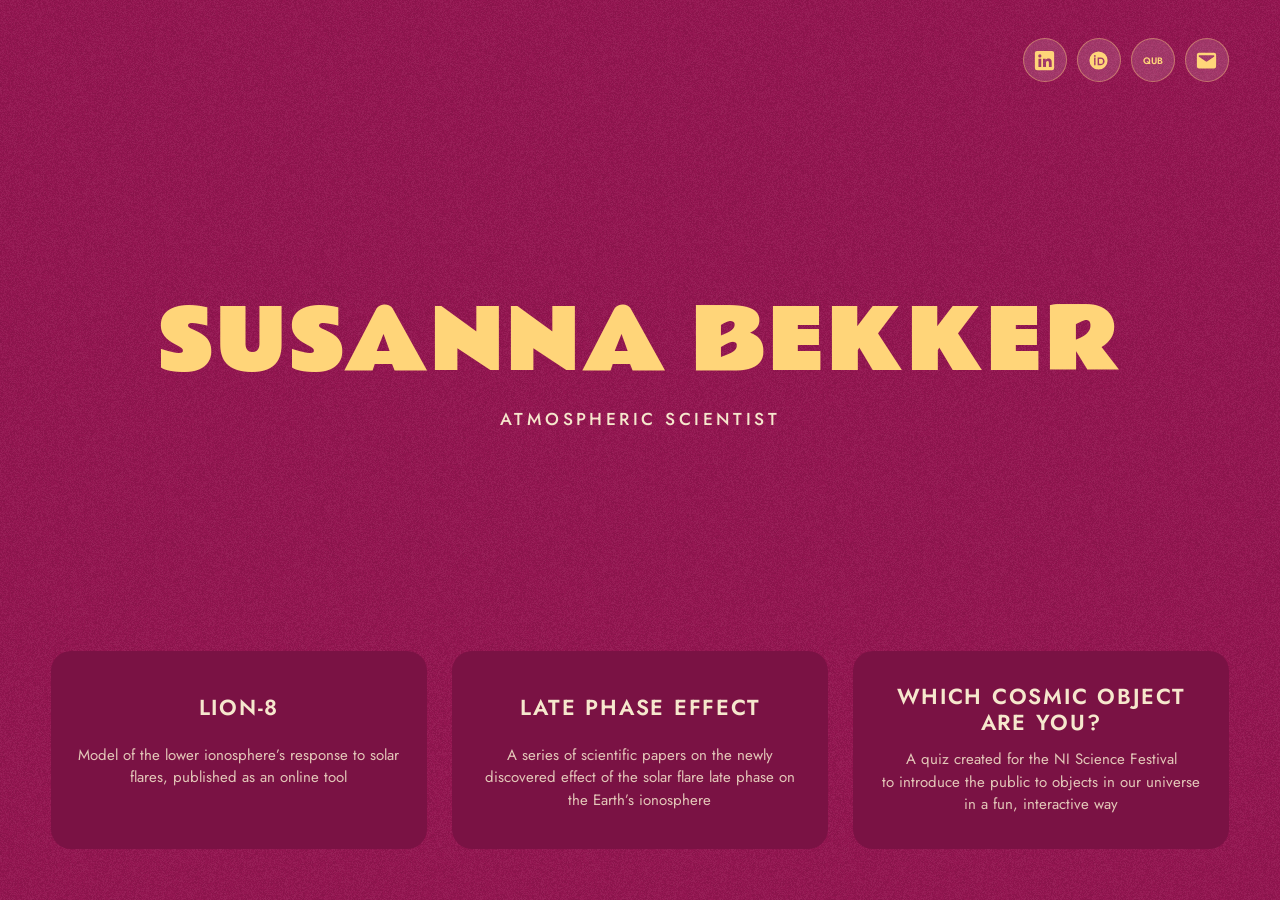
<file: index.html>
<!DOCTYPE html>
<html lang="en">

<head>
  <meta charset="UTF-8">
  <meta name="viewport" content="width=device-width, initial-scale=1.0">

  <title>Susanna Bekker</title>
  <meta name="description"
    content="Personal site of Susanna Bekker, atmospheric scientist at Queen's University Belfast: the LION-8 ionosphere model, the solar flare late phase, and a cosmic-object quiz.">
  <link rel="canonical" href="https://susannabekker.com/">
  <meta name="theme-color" content="#941651">
  <meta name="color-scheme" content="light">

  <meta property="og:type" content="website">
  <meta property="og:url" content="https://susannabekker.com/">
  <meta property="og:title" content="Susanna Bekker">
  <meta property="og:description" content="Atmospheric scientist. LION-8, the solar flare late phase, and a cosmic-object quiz.">

  <!-- The design system ships no logo. Where a mark would go it sets the name in
       Rammetto One, gold on plum; at favicon size that reduces to the initial. -->
  <link rel="icon"
    href="data:image/svg+xml,<svg xmlns='http://www.w3.org/2000/svg' viewBox='0 0 64 64'><rect width='64' height='64' rx='14' fill='%23941651'/><text x='32' y='47' text-anchor='middle' font-family='Jost, Futura, sans-serif' font-size='44' font-weight='600' fill='%23ffd579'>S</text></svg>">

  <link rel="preload" href="/assets/fonts/rammetto-one-latin.woff2" as="font" type="font/woff2" crossorigin>
  <link rel="preload" href="/assets/fonts/jost-latin.woff2" as="font" type="font/woff2" crossorigin>

  <link rel="stylesheet" href="/assets/css/tokens.css">
  <link rel="stylesheet" href="/assets/css/site.css">
</head>

<body>
  <div class="field">
    <div class="grain" aria-hidden="true"></div>

    <header class="profile-links">
      <a class="icon" href="https://www.linkedin.com/in/susannabekker/" target="_blank" rel="noopener"
        aria-label="LinkedIn" title="LinkedIn">
        <svg viewBox="0 0 24 24" width="21" height="21" fill="currentColor" aria-hidden="true">
          <path fill-rule="evenodd"
            d="M3.5 1h17A2.5 2.5 0 0 1 23 3.5v17a2.5 2.5 0 0 1-2.5 2.5h-17A2.5 2.5 0 0 1 1 20.5v-17A2.5 2.5 0 0 1 3.5 1zM6.7 4.9a1.85 1.85 0 1 0 0 3.7 1.85 1.85 0 0 0 0-3.7zM5.1 10.1h3.2v9.3H5.1zm5.2 0h3.05v1.3h.04c.43-.76 1.47-1.55 3.02-1.55 3.22 0 3.82 1.98 3.82 4.56v4.99h-3.2v-4.42c0-1.06-.02-2.42-1.52-2.42-1.53 0-1.76 1.14-1.76 2.34v4.5h-3.45z">
          </path>
        </svg>
      </a>
      <a class="icon" href="https://orcid.org/0000-0001-5302-2543" target="_blank" rel="noopener" aria-label="ORCID"
        title="ORCID">
        <svg viewBox="0 0 24 24" width="21" height="21" fill="currentColor" aria-hidden="true">
          <path
            d="M12 1.6A10.4 10.4 0 1 0 22.4 12 10.41 10.41 0 0 0 12 1.6zm-4.2 4.1a1.05 1.05 0 1 1-1.05 1.05A1.05 1.05 0 0 1 7.8 5.7zM7 8.7h1.6v8.6H7zm4 0h3.35c3.19 0 4.59 2.28 4.59 4.3a4.28 4.28 0 0 1-4.55 4.3H11zm1.6 1.45v5.7h1.63a2.7 2.7 0 0 0 2.9-2.85 2.72 2.72 0 0 0-2.86-2.85z">
          </path>
        </svg>
      </a>
      <a class="icon" href="https://pure.qub.ac.uk/en/persons/susanna-bekker" target="_blank" rel="noopener"
        aria-label="Queen's University Belfast profile" title="Queen's University Belfast">
        <svg viewBox="0 0 24 24" width="24" height="24" fill="currentColor" aria-hidden="true">
          <text x="12" y="15.6" text-anchor="middle" font-family="Jost, sans-serif" font-size="9.4" font-weight="600"
            letter-spacing=".3">QUB</text>
        </svg>
      </a>
      <a class="icon" href="mailto:susanna.bekker@gmail.com" aria-label="Email" title="susanna.bekker@gmail.com">
        <svg viewBox="0 0 24 24" width="21" height="21" fill="currentColor" aria-hidden="true">
          <path fill-rule="evenodd"
            d="M3.5 3h17A2.5 2.5 0 0 1 23 5.5v13a2.5 2.5 0 0 1-2.5 2.5h-17A2.5 2.5 0 0 1 1 18.5v-13A2.5 2.5 0 0 1 3.5 3zm.4 3.05a.9.9 0 0 0-.5 1.63l7.6 5.26a1.75 1.75 0 0 0 2 0l7.6-5.26a.9.9 0 0 0-.5-1.63z">
          </path>
        </svg>
      </a>
    </header>

    <main class="stage">
      <h1 class="wordmark">Susanna Bekker</h1>
      <p class="role">Atmospheric scientist</p>
    </main>

    <nav class="doors" aria-label="Sections of this site">
      <a class="door" href="https://lion-8.susannabekker.com">
        <span class="door-title">LION-8</span>
        <span class="door-text">Model of the lower ionosphere&rsquo;s response to&nbsp;solar flares, published as an
          online tool</span>
      </a>
      <a class="door" href="/elp/">
        <span class="door-title">Late Phase Effect</span>
        <span class="door-text">A series of scientific papers on the newly discovered effect of the solar flare late
          phase on the Earth&rsquo;s ionosphere</span>
      </a>
      <a class="door" href="/which-cosmic-object-are-you/">
        <span class="door-title">Which cosmic object are you?</span>
        <span class="door-text">A quiz created for the NI Science Festival to&nbsp;introduce the public
          to&nbsp;objects in our universe in a fun, interactive way</span>
      </a>
    </nav>
  </div>
</body>

</html>
</file>
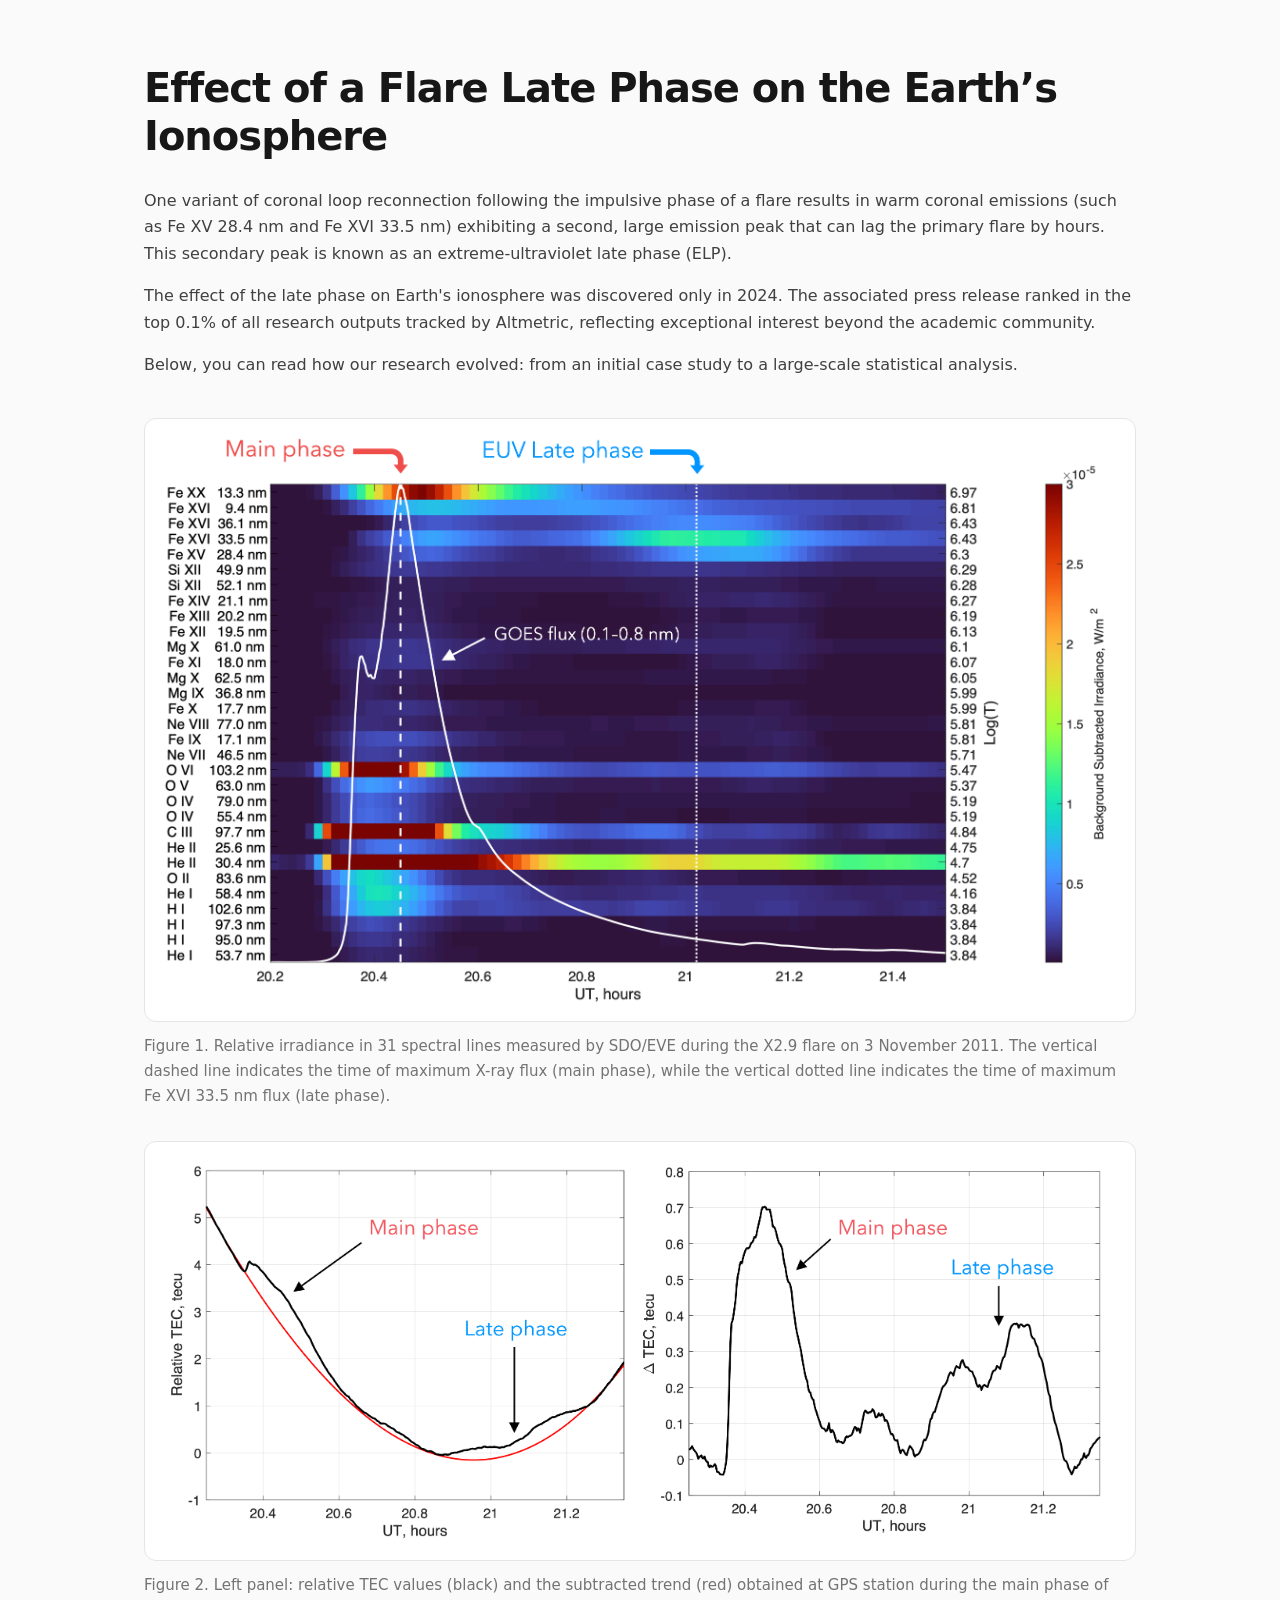
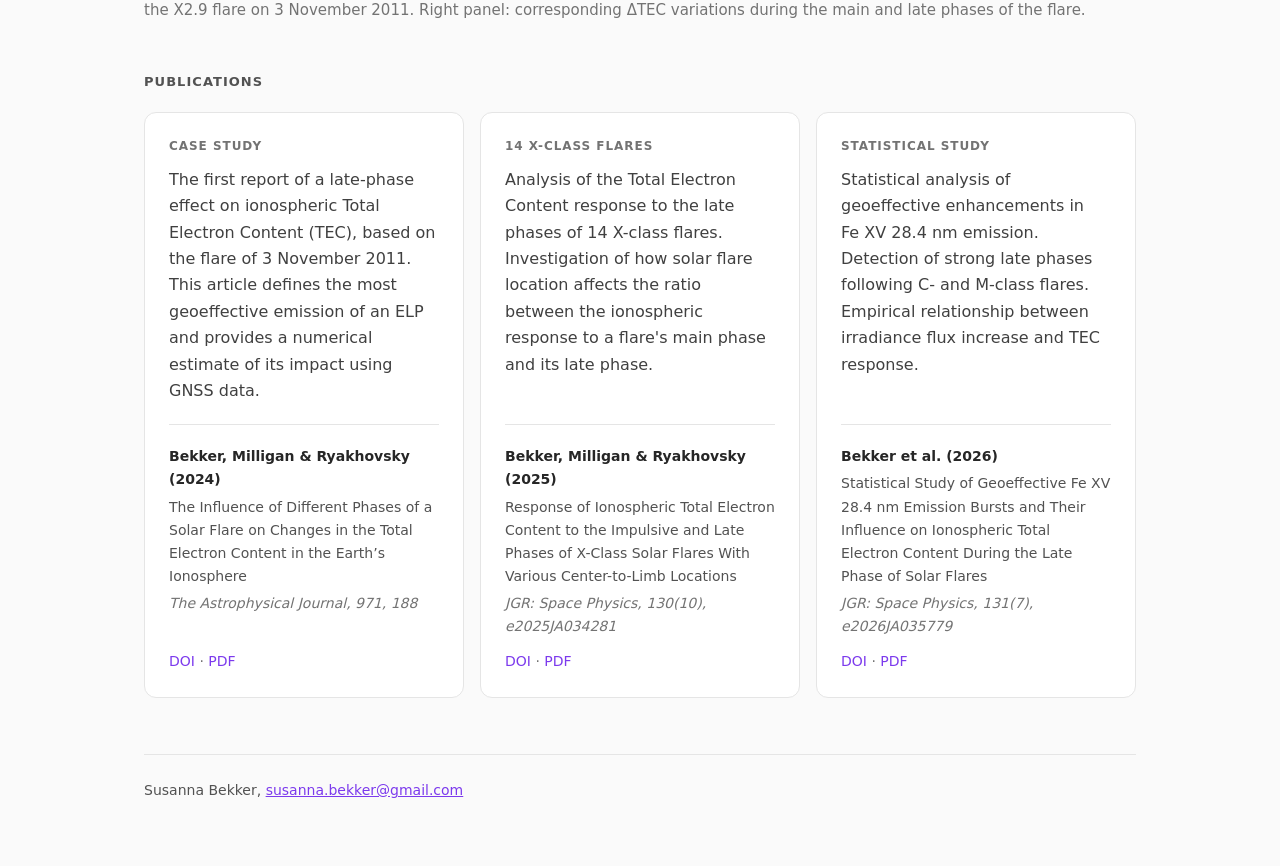
<file: elp/index.html>
<!DOCTYPE html>
<html lang="en">

<head>
  <meta charset="UTF-8">
  <meta name="viewport" content="width=device-width, initial-scale=1.0">
  <title>Effect of a Flare Late Phase on the Earth&rsquo;s Ionosphere &mdash; Susanna Bekker</title>
  <meta name="description"
    content="How the extreme-ultraviolet late phase (ELP) of a solar flare affects the Earth's ionosphere: from a single-flare case study to a large-scale statistical analysis.">
  <link rel="canonical" href="https://susannabekker.com/elp/">
  <meta name="color-scheme" content="light dark">

  <!-- Same inline SVG favicon as the home page, so the tab identity is the site's
       even though this page uses the LION-8 design system rather than the
       landing page's. Keep the two in sync. -->
  <link rel="icon"
    href="data:image/svg+xml,<svg xmlns='http://www.w3.org/2000/svg' viewBox='0 0 64 64'><rect width='64' height='64' rx='14' fill='%23941651'/><text x='32' y='47' text-anchor='middle' font-family='Jost, Futura, sans-serif' font-size='44' font-weight='600' fill='%23ffd579'>S</text></svg>">

  <style>
    /* Design system borrowed from LION-8 (lion-8.susannabekker.com): Tailwind's
       default `neutral` ramp on a system font, with the violet accent ramp for
       links. Tailwind itself isn't used here — this page is plain static HTML
       like the rest of the site — so the tokens are those Tailwind values,
       written out. Light is the base; the dark block only overrides tokens. */
    :root {
      --bg: #fafafa;
      /* neutral-50 */
      --surface: #ffffff;
      --border: #e5e5e5;
      /* neutral-200 */
      --text: #171717;
      /* neutral-900 */
      --text-strong: #262626;
      /* neutral-800 */
      --body: #404040;
      /* neutral-700 */
      --muted: #525252;
      /* neutral-600 */
      --faint: #737373;
      /* neutral-500 */
      --accent: #7c3aed;
      /* accent-600 (violet) */
    }

    @media (prefers-color-scheme: dark) {
      :root {
        --bg: #0a0a0a;
        /* neutral-950 */
        --surface: #171717;
        /* neutral-900 */
        --border: #262626;
        /* neutral-800 */
        --text: #f5f5f5;
        /* neutral-100 */
        --text-strong: #e5e5e5;
        /* neutral-200 */
        --body: #d4d4d4;
        /* neutral-300 */
        --muted: #a3a3a3;
        /* neutral-400 */
        --faint: #a3a3a3;
        --accent: #a78bfa;
        /* accent-400 */
      }
    }

    *,
    *::before,
    *::after {
      box-sizing: border-box;
    }

    body {
      margin: 0;
      background: var(--bg);
      color: var(--text);
      font: 16px/1.65 system-ui, -apple-system, sans-serif;
      -webkit-font-smoothing: antialiased;
    }

    .page {
      max-width: 66rem;
      margin: 0 auto;
      padding: 4rem 2rem;
    }

    h1 {
      margin: 0 0 1.75rem;
      font-size: clamp(1.75rem, 4.5vw, 2.5rem);
      font-weight: 600;
      letter-spacing: -.025em;
      line-height: 1.2;
    }

    .intro p {
      margin: 0 0 1rem;
      color: var(--body);
    }

    .intro p:last-child {
      margin-bottom: 0;
    }

    h2 {
      margin: 3rem 0 1.25rem;
      font-size: .8125rem;
      font-weight: 600;
      letter-spacing: .08em;
      text-transform: uppercase;
      color: var(--muted);
    }

    .figures {
      display: grid;
      gap: 2rem;
      margin-top: 2.5rem;
    }

    figure {
      margin: 0;
    }

    /* The plots are drawn on white, so they keep a white mount in both themes
       rather than sitting straight on the dark canvas. */
    figure img {
      display: block;
      width: 100%;
      height: auto;
      padding: 1rem;
      background: #fff;
      border: 1px solid var(--border);
      border-radius: .75rem;
    }

    figcaption {
      margin-top: .75rem;
      color: var(--faint);
      font-size: .9375rem;
    }

    .papers {
      list-style: none;
      margin: 0;
      padding: 0;
      display: grid;
      gap: 1rem;
      grid-template-columns: repeat(3, minmax(0, 1fr));
    }

    @media (max-width: 800px) {
      .papers {
        grid-template-columns: minmax(0, 1fr);
      }
    }

    .paper {
      display: flex;
      flex-direction: column;
      padding: 1.5rem;
      background: var(--surface);
      border: 1px solid var(--border);
      border-radius: .75rem;
      /* rounded-xl */
    }

    /* Side by side, each card takes its row tracks from the grid itself, so the
       label, the description and the citation start at the same height in all
       three however long each description runs. */
    @media (min-width: 801px) {
      .paper {
        display: grid;
        grid-template-rows: subgrid;
        grid-row: span 3;
        row-gap: 0;
      }

    }

    .step {
      font-size: .75rem;
      font-weight: 600;
      letter-spacing: .08em;
      text-transform: uppercase;
      color: var(--faint);
    }

    .desc {
      margin: .625rem 0 0;
      color: var(--body);
    }

    /* The article itself sits under the description, ruled off from it — equal
       space either side of the rule. */
    .cite {
      margin-top: 1.25rem;
      padding-top: 1.25rem;
      border-top: 1px solid var(--border);
      display: flex;
      flex-direction: column;
      gap: .25rem;
      font-size: .875rem;
    }

    .authors {
      margin: 0;
      font-weight: 600;
      color: var(--text-strong);
    }

    .title {
      margin: 0;
      color: var(--muted);
    }

    .journal {
      margin: 0;
      font-style: italic;
      color: var(--faint);
    }

    /* Auto top margin, so the links sit on the floor of the card whatever the
       citation above them runs to; the padding keeps them off the journal line
       when there is no slack to take up. */
    .links {
      margin: auto 0 0;
      padding-top: .5rem;
    }

    a {
      color: var(--accent);
    }

    .links a {
      text-decoration: none;
    }

    .links a:hover {
      text-decoration: underline;
    }

    .sep {
      color: var(--faint);
    }

    footer {
      margin-top: 3.5rem;
      padding-top: 1.5rem;
      border-top: 1px solid var(--border);
      color: var(--muted);
      font-size: .875rem;
    }

    footer p {
      margin: 0;
    }
  </style>
</head>

<body>
  <main class="page">
    <h1>Effect of a Flare Late Phase on the Earth&rsquo;s Ionosphere</h1>

    <div class="intro">
      <p>
        One variant of coronal loop reconnection following the impulsive phase of a flare results in
        warm coronal emissions (such as Fe&nbsp;XV 28.4&nbsp;nm and Fe&nbsp;XVI 33.5&nbsp;nm) exhibiting
        a second, large emission peak that can lag the primary flare by hours. This secondary peak is
        known as an extreme-ultraviolet late phase (ELP).
      </p>
      <p>
        The effect of the late phase on Earth's ionosphere was discovered only in 2024. The associated
        press release ranked in the top 0.1% of all research outputs tracked by Altmetric, reflecting
        exceptional interest beyond the academic community.
      </p>
      <p>
        Below, you can read how our research evolved: from an initial case study to a large-scale
        statistical analysis.
      </p>
    </div>

    <div class="figures">
      <figure>
        <img src="/assets/img/elp-1.png" width="4026" height="2396" loading="lazy"
          alt="Time-wavelength map of background-subtracted solar irradiance across EUV emission lines, with the GOES 0.1-0.8 nm X-ray flux overplotted. The hot lines peak with the X-ray flux; Fe XV 28.4 nm and Fe XVI 33.5 nm brighten again well afterwards.">
        <figcaption>
          Figure 1. Relative irradiance in 31 spectral lines measured by SDO/EVE during the X2.9 flare on
          3 November 2011. The vertical dashed line indicates the time of maximum X-ray flux (main phase),
          while the vertical dotted line indicates the time of maximum Fe&nbsp;XVI 33.5&nbsp;nm flux
          (late phase).
        </figcaption>
      </figure>
      <figure>
        <img src="/assets/img/elp-2.png" width="4894" height="1974" loading="lazy"
          alt="Two panels. Left: relative TEC against a smooth quiet-time reference curve. Right: the difference between them, with one peak during the main phase and a second, smaller one during the late phase.">
        <figcaption>
          Figure 2. Left panel: relative TEC values (black) and the subtracted trend (red) obtained at
          GPS station during the main phase of the X2.9 flare on 3 November 2011. Right panel:
          corresponding &Delta;TEC variations during the main and late phases of the flare.
        </figcaption>
      </figure>
    </div>

    <h2>Publications</h2>
    <ul class="papers">
      <li class="paper">
        <span class="step">Case study</span>
        <p class="desc">
          The first report of a late-phase effect on ionospheric Total Electron Content (TEC), based on
          the flare of 3 November 2011. This article defines the most geoeffective emission of an ELP and
          provides a numerical estimate of its impact using GNSS data.
        </p>
        <div class="cite">
          <p class="authors">Bekker, Milligan &amp; Ryakhovsky (2024)</p>
          <p class="title">
            The Influence of Different Phases of a Solar Flare on Changes in the Total Electron Content
            in the Earth&rsquo;s Ionosphere
          </p>
          <p class="journal">The Astrophysical Journal, 971, 188</p>
          <p class="links">
            <a href="https://doi.org/10.3847/1538-4357/ad631d" target="_blank" rel="noreferrer">DOI</a>
            <span class="sep">&middot;</span>
            <a href="/assets/docs/AD631D.pdf">PDF</a>
          </p>
        </div>
      </li>

      <li class="paper">
        <span class="step">14 X-class flares</span>
        <p class="desc">
          Analysis of the Total Electron Content response to the late phases of 14 X-class flares.
          Investigation of how solar flare location affects the ratio between the ionospheric response
          to a flare's main phase and its late phase.
        </p>
        <div class="cite">
          <p class="authors">Bekker, Milligan &amp; Ryakhovsky (2025)</p>
          <p class="title">
            Response of Ionospheric Total Electron Content to the Impulsive and Late Phases of X-Class
            Solar Flares With Various Center-to-Limb Locations
          </p>
          <p class="journal">JGR: Space Physics, 130(10), e2025JA034281</p>
          <p class="links">
            <a href="https://doi.org/10.1029/2025JA034281" target="_blank" rel="noreferrer">DOI</a>
            <span class="sep">&middot;</span>
            <a href="/assets/docs/JGR_Space_Physics_2025_Bekker_Response_of_Ionospheric_Total_Electron.pdf">PDF</a>
          </p>
        </div>
      </li>

      <li class="paper">
        <span class="step">Statistical study</span>
        <p class="desc">
          Statistical analysis of geoeffective enhancements in Fe&nbsp;XV 28.4&nbsp;nm emission.
          Detection of strong late phases following C- and M-class flares. Empirical relationship
          between irradiance flux increase and TEC response.
        </p>
        <div class="cite">
          <p class="authors">Bekker et al. (2026)</p>
          <p class="title">
            Statistical Study of Geoeffective Fe&nbsp;XV 28.4&nbsp;nm Emission Bursts and Their Influence
            on Ionospheric Total Electron Content During the Late Phase of Solar Flares
          </p>
          <p class="journal">JGR: Space Physics, 131(7), e2026JA035779</p>
          <p class="links">
            <a href="https://doi.org/10.1029/2026JA035779" target="_blank" rel="noreferrer">DOI</a>
            <span class="sep">&middot;</span>
            <a href="/assets/docs/JGR_Space_Physics_2026_Bekker_Statistical_Study_of_Geoeffective.pdf">PDF</a>
          </p>
        </div>
      </li>
    </ul>

    <footer>
      <p>
        Susanna Bekker,
        <a href="mailto:susanna.bekker@gmail.com">susanna.bekker@gmail.com</a>
      </p>
    </footer>
  </main>
</body>

</html>
</file>
<file: assets/css/tokens.css>
/* ---------------------------------------------------------------------------
 * Susanna Bekker Design System — vendored tokens.
 *
 * Copied verbatim from the design system's token files, concatenated in the
 * order styles.css imports them. Two deliberate deviations, both so the site
 * makes no external requests:
 *
 *   1. The Google Fonts @import is replaced by the @font-face block below,
 *      pointing at the woff2 files in /assets/fonts/ (Rammetto One and Jost,
 *      both SIL Open Font License 1.1).
 *   2. tokens/surfaces.css's --image-night-sky is omitted; that texture is not
 *      used on this site and the asset is not shipped here.
 *
 * Do not hand-edit the token blocks. Re-copy them from the design system
 * instead: https://claude.ai/design/p/710d14dc-b34e-43a8-af33-ff208416b7d9
 * ------------------------------------------------------------------------- */

/* --- Fonts (self-hosted, replacing the design system's Google Fonts import) --- */
@font-face {
  font-family: 'Jost';
  font-style: normal;
  font-weight: 300 600;
  font-display: swap;
  src: url('/assets/fonts/jost-latin.woff2') format('woff2');
  unicode-range: U+0000-00FF, U+0131, U+0152-0153, U+02BB-02BC, U+02C6, U+02DA, U+02DC, U+0304, U+0308, U+0329, U+2000-206F, U+20AC, U+2122, U+2191, U+2193, U+2212, U+2215, U+FEFF, U+FFFD;
}

@font-face {
  font-family: 'Jost';
  font-style: normal;
  font-weight: 300 600;
  font-display: swap;
  src: url('/assets/fonts/jost-latin-ext.woff2') format('woff2');
  unicode-range: U+0100-02BA, U+02BD-02C5, U+02C7-02CC, U+02CE-02D7, U+02DD-02FF, U+0304, U+0308, U+0329, U+1D00-1DBF, U+1E00-1E9F, U+1EF2-1EFF, U+2020, U+20A0-20AB, U+20AD-20C0, U+2113, U+2C60-2C7F, U+A720-A7FF;
}

@font-face {
  font-family: 'Rammetto One';
  font-style: normal;
  font-weight: 400;
  font-display: swap;
  src: url('/assets/fonts/rammetto-one-latin.woff2') format('woff2');
  unicode-range: U+0000-00FF, U+0131, U+0152-0153, U+02BB-02BC, U+02C6, U+02DA, U+02DC, U+0304, U+0308, U+0329, U+2000-206F, U+20AC, U+2122, U+2191, U+2193, U+2212, U+2215, U+FEFF, U+FFFD;
}

@font-face {
  font-family: 'Rammetto One';
  font-style: normal;
  font-weight: 400;
  font-display: swap;
  src: url('/assets/fonts/rammetto-one-latin-ext.woff2') format('woff2');
  unicode-range: U+0100-02BA, U+02BD-02C5, U+02C7-02CC, U+02CE-02D7, U+02DD-02FF, U+0304, U+0308, U+0329, U+1D00-1DBF, U+1E00-1E9F, U+1EF2-1EFF, U+2020, U+20A0-20AB, U+20AD-20C0, U+2113, U+2C60-2C7F, U+A720-A7FF;
}

/* --- tokens/colors.css --- */
:root{
/* --- Base palette: plum, solar gold and coral, taken from the wordmark slide --- */
--plum-900:#3d0a22;--plum-800:#5c0f33;--plum-700:#7a1244;--plum-600:#941651;--plum-500:#ad2062;--plum-400:#c2417f;--plum-200:#e8b6cd;--plum-100:#f5dde8;--plum-050:#fcf1f6;
--gold-700:#8a5a11;--gold-600:#b87c1c;--gold-500:#e0a634;--gold-300:#ffd579;--gold-100:#fff3d9;
--coral-700:#a33b38;--coral-600:#cc514c;--coral-500:#ef6b66;--coral-300:#ff7e79;--coral-100:#ffe3e1;
--stone-900:#1f1218;--stone-700:#4a3b41;--stone-500:#7a6a70;--stone-400:#9d8f95;--stone-300:#cbbfc4;--stone-200:#e7dee2;--stone-100:#f4eef0;--paper:#fdf8f6;--white:#ffffff;

/* --- Semantic aliases --- */
--text-strong:var(--plum-900);--text-body:var(--stone-700);--text-muted:var(--stone-500);--text-inverse:var(--white);--text-inverse-muted:var(--plum-200);
--text-link:var(--plum-700);--text-link-hover:var(--coral-700);
--surface-page:var(--paper);--surface-card:var(--white);--surface-sunken:var(--stone-100);--surface-brand:var(--plum-600);--surface-dark:var(--plum-900);--surface-dark-raised:var(--plum-800);
--accent-primary:var(--plum-600);--accent-secondary:var(--coral-500);--accent-warm:var(--gold-300);
--tint-ionosphere:var(--gold-100);--tint-flare:var(--coral-100);--tint-cosmos:var(--plum-050);--tint-earth:var(--stone-100);
--border-hairline:var(--stone-200);--border-strong:var(--plum-200);--border-dark:rgba(255,255,255,.16);
--focus-ring:var(--gold-300);

/* --- Brand surface: flat, matte, no gradients --- */
--brand-field:#941651;
--brand-frame:#ffd579;
--cream:#f6e7cd;
--on-brand-wash:rgba(255,255,255,.07);--on-brand-wash-hover:rgba(255,255,255,.12);
}

/* --- tokens/typography.css --- */
:root{
--font-display:'Rammetto One','Jost',sans-serif;
--font-sans:'Jost','Futura','Century Gothic',sans-serif;
--font-mono:ui-monospace,Menlo,monospace;

--fs-hero:clamp(52px,8.2vw,132px);--fs-display:clamp(40px,5.2vw,72px);--fs-h1:40px;--fs-h2:30px;--fs-h3:22px;--fs-h4:18px;
--fs-lead:19px;--fs-body:16px;--fs-small:14px;--fs-caption:12.5px;--fs-eyebrow:12px;

--lh-tight:1.02;--lh-snug:1.22;--lh-body:1.62;--lh-loose:1.75;
--ls-hero:0.02em;--ls-display:0.03em;--ls-heading:0;--ls-body:0;--ls-eyebrow:0.2em;

--fw-light:300;--fw-regular:400;--fw-medium:500;--fw-semibold:600;--fw-bold:700;

--text-hero:var(--fw-bold) var(--fs-hero)/var(--lh-tight) var(--font-display);
--text-display:var(--fw-bold) var(--fs-display)/var(--lh-tight) var(--font-display);
--text-h2:var(--fw-medium) var(--fs-h2)/var(--lh-snug) var(--font-display);
--text-h3:var(--fw-medium) var(--fs-h3)/var(--lh-snug) var(--font-display);
--text-body-font:var(--fw-regular) var(--fs-body)/var(--lh-body) var(--font-sans);
--text-eyebrow:var(--fw-bold) var(--fs-eyebrow)/1 var(--font-sans);
}

/* --- tokens/spacing.css --- */
:root{
--space-1:4px;--space-2:8px;--space-3:12px;--space-4:16px;--space-5:24px;--space-6:32px;--space-7:48px;--space-8:64px;--space-9:96px;--space-10:128px;
--gutter:var(--space-5);--section-gap:var(--space-9);
--sidebar-w:400px;--content-max:1180px;--measure:64ch;--measure-narrow:46ch;
}

/* --- tokens/surfaces.css --- */
:root{
--radius-xs:3px;--radius-sm:6px;--radius-md:10px;--radius-lg:16px;--radius-pill:999px;
--border-width:1px;
--shadow-card:0 1px 2px rgba(23,18,51,.05),0 8px 24px -12px rgba(23,18,51,.16);
--shadow-card-hover:0 2px 4px rgba(23,18,51,.06),0 16px 40px -14px rgba(23,18,51,.24);
--shadow-inset-hairline:inset 0 0 0 1px var(--border-hairline);
--shadow-focus:0 0 0 3px rgba(42,167,187,.4);
}

/* --- tokens/motion.css --- */
:root{
--ease-standard:cubic-bezier(.2,.6,.3,1);--ease-out:cubic-bezier(.16,1,.3,1);
--dur-fast:120ms;--dur-base:200ms;--dur-slow:420ms;
--transition-hover:color var(--dur-fast) var(--ease-standard),background-color var(--dur-fast) var(--ease-standard),border-color var(--dur-fast) var(--ease-standard),box-shadow var(--dur-base) var(--ease-standard),transform var(--dur-base) var(--ease-out);
}

/* --- tokens/base.css --- */
*,*::before,*::after{box-sizing:border-box}
body{margin:0;background:var(--surface-page);color:var(--text-body);font:var(--text-body-font);-webkit-font-smoothing:antialiased;text-wrap:pretty}
h1,h2,h3,h4{color:var(--text-strong);margin:0;font-family:var(--font-display);letter-spacing:var(--ls-heading);font-weight:var(--fw-medium)}
p{margin:0 0 var(--space-4)}
a{color:var(--text-link);text-decoration:underline;text-decoration-thickness:1px;text-underline-offset:3px;transition:var(--transition-hover)}
a:hover{color:var(--text-link-hover);text-decoration-color:var(--gold-500)}
:focus-visible{outline:2px solid var(--focus-ring);outline-offset:2px}
img{max-width:100%;display:block}
.eyebrow{font:var(--text-eyebrow);letter-spacing:var(--ls-eyebrow);text-transform:uppercase;color:var(--text-muted)}
</file>
<file: assets/css/site.css>
/* ---------------------------------------------------------------------------
 * The landing page — "Landing — three doors".
 *
 * A port of the Susanna Bekker Design System's templates/landing to plain CSS:
 * the template's inline styles become classes, and every value that the system
 * names as a token is referenced as one. Flat matte plum, no gradients, no
 * shadows, no lifts — colour flips only, per the system's brand-surface rule.
 * ------------------------------------------------------------------------- */

body {
  /* The plum field runs edge to edge; overrides base.css's paper page. */
  background: var(--brand-field);
  color: var(--cream);
}

/* --- The field ----------------------------------------------------------- */

.field {
  position: relative;
  min-height: 100svh;
  display: flex;
  flex-direction: column;
  padding: clamp(22px, 3vw, 44px) clamp(22px, 4vw, 56px) clamp(28px, 4vw, 52px);
  background: var(--brand-field);
  font-family: var(--font-sans);
  color: var(--cream);
}

.grain {
  position: absolute;
  inset: 0;
  z-index: 0;
  pointer-events: none;
  opacity: .22;
  background-image: url('/assets/img/texture-grain.png');
  background-repeat: repeat;
  background-size: 256px 256px;
}

.field > header,
.field > main,
.field > nav {
  position: relative;
  z-index: 1;
}

/* --- Profile links ------------------------------------------------------- */

.profile-links {
  display: flex;
  justify-content: flex-end;
  gap: 10px;
}

.icon {
  display: flex;
  align-items: center;
  justify-content: center;
  width: 44px;
  height: 44px;
  border-radius: var(--radius-pill);
  background: rgba(255, 255, 255, .14);
  border: var(--border-width) solid rgba(255, 213, 121, .4);
  color: var(--gold-300);
  text-decoration: none;
  /* 130ms linear on background and colour, and nothing else — measured off the
     design system's landing template. Deliberately not the --dur-fast token
     (120ms) or the eased curve: the template hard-codes this. Border colour is
     not in the list, so it snaps, exactly as the template does. */
  transition: background 130ms linear, color 130ms linear;
}

/* Hover only — keyboard focus keeps the resting surface so the design system's
   gold focus ring stays visible against it. */
.icon:hover {
  background: var(--gold-300);
  border-color: var(--gold-300);
  color: var(--plum-800);
}

.icon:active {
  background: var(--gold-500);
  border-color: var(--gold-500);
  color: var(--plum-800);
}

/* Pointer and keyboard can land on the same element: a gold ring on the gold
   hover fill would disappear, so darken it there. */
.icon:hover:focus-visible,
.icon:active:focus-visible,
.door:hover:focus-visible,
.door:active:focus-visible {
  outline-color: var(--plum-800);
}

/* --- Wordmark ------------------------------------------------------------ */

.stage {
  flex: 1;
  display: flex;
  flex-direction: column;
  align-items: center;
  justify-content: center;
  text-align: center;
  padding: clamp(30px, 7vh, 80px) 0;
}

.wordmark {
  margin: 0;
  font: var(--fw-regular) clamp(36px, 6.4vw, 98px)/1 var(--font-display);
  letter-spacing: var(--ls-hero);
  text-transform: uppercase;
  color: var(--gold-300);
}

.role {
  margin: clamp(16px, 2.6vh, 28px) 0 0;
  font: var(--fw-medium) clamp(14px, 1.35vw, 19px)/1.4 var(--font-sans);
  letter-spacing: var(--ls-eyebrow);
  text-transform: uppercase;
  color: var(--cream);
}

/* --- The three doors ----------------------------------------------------- */

.doors {
  display: grid;
  grid-template-columns: repeat(3, minmax(0, 1fr));
  gap: clamp(14px, 2vw, 26px);
  width: 100%;
  max-width: 1320px;
  margin: 0 auto;
}

.door {
  display: flex;
  flex-direction: column;
  align-items: center;
  gap: var(--space-3);
  padding: clamp(24px, 2.6vw, 34px) var(--space-5);
  border-radius: 20px;
  background: var(--plum-700);
  color: var(--cream);
  text-align: center;
  text-decoration: none;
  /* Same 130ms linear colour flip as the template: no lift, no shadow. The
     plum field is flat and matte — the flip itself is the whole interaction. */
  transition: background 130ms linear, color 130ms linear;
}

.door:hover {
  background: var(--gold-300);
  color: var(--plum-800);
}

.door:active {
  background: var(--gold-500);
  color: var(--plum-800);
}

.door-title {
  display: flex;
  align-items: center;
  justify-content: center;
  min-height: 2.2em;
  font: var(--fw-semibold) clamp(18px, 1.7vw, 24px)/1.2 var(--font-sans);
  letter-spacing: .08em;
  text-transform: uppercase;
  color: inherit;
}

.door-text {
  font: var(--fw-regular) 15px/1.5 var(--font-sans);
  color: inherit;
  opacity: .85;
}

/* --- Not found ----------------------------------------------------------- */

.notfound .wordmark {
  font-size: clamp(28px, 4.4vw, 64px);
}

.notfound .doors {
  grid-template-columns: minmax(0, 420px);
  justify-content: center;
}

/* Nothing moves anywhere on this page, so there is no prefers-reduced-motion
   block: the only transition is a colour flip, which is not motion. */

/* --- Narrow viewports ---------------------------------------------------- */

@media (max-width: 760px) {
  .field {
    padding: 26px 18px 30px;
  }

  .stage {
    padding: 40px 0 44px;
  }

  .wordmark {
    font-size: clamp(32px, 10.5vw, 54px);
    line-height: 1.02;
  }

  .role {
    font-size: 13px;
    letter-spacing: .16em;
  }

  .doors {
    grid-template-columns: 1fr;
    gap: 14px;
  }

  .door {
    padding: 22px 20px;
  }

  .door-title {
    min-height: 0;
    font-size: 20px;
  }
}
</file>
